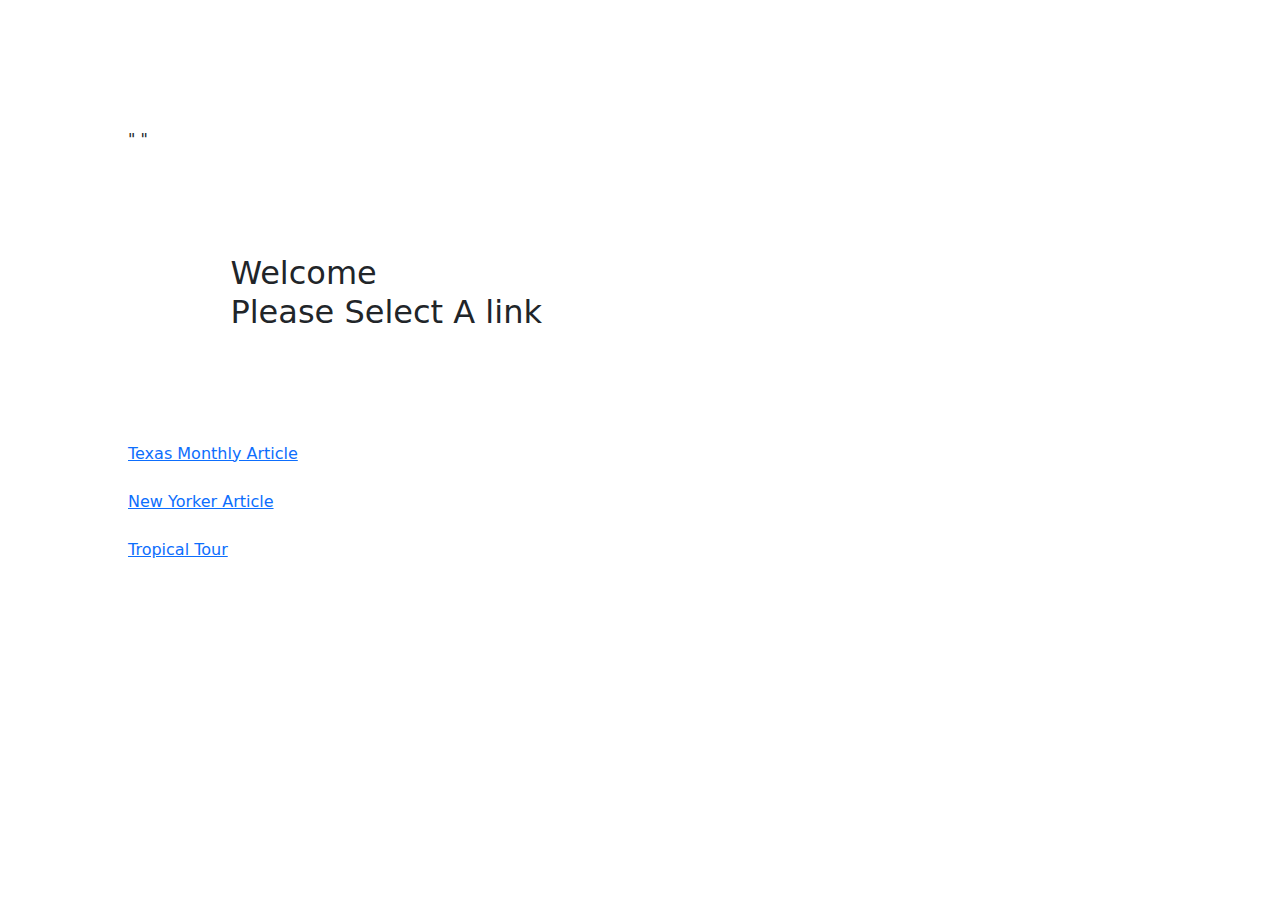
<file: index.html>
<!DOCTYPE html>
<html>
    <head>
        <title>My Landing Page</title>
        <link rel="stylesheet" href="TexasMonthly/stylesheet.css">
        <meta charset="utf-8">
        <meta name="viewpoint" content="width=device-width, initial-scale=1">
        <link rel="stylesheet" href="//cdn.jsdelivr.net/npm/bootstrap@5.3.0-alpha1/dist/css/bootstrap.min.css">"
        <script src="//cdn.jsdelivr.net/npm/bootstrap@5.3.0-alpha1/dist/js/bootstrap.bundle.min.js"></script>"
    </head>
    <body>
        <main>
            <h2>Welcome <br>Please Select A link</h2>
        </main>
        <a href="TexasMonthly/texas monthly.html">Texas Monthly Article</a>
        <br>
        <br>
        <a href="NewYorker/NewYorker.html">New Yorker Article</a>
        <br>
        <br>
        <a href="TropicalTour/index.html">Tropical Tour</a>
    </body>
</html>
</file>
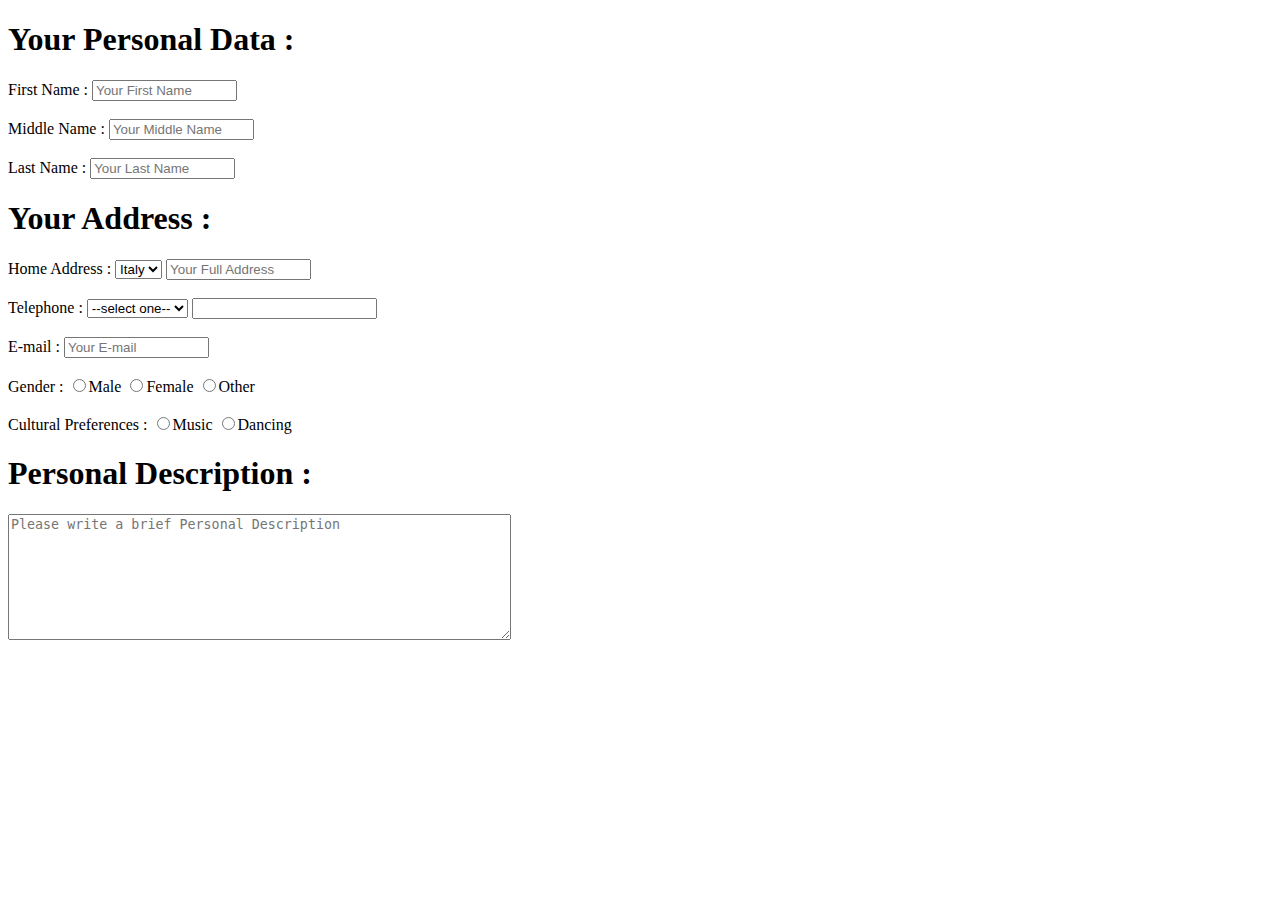
<file: Forms/forms.html>
<!DOCTYPE html>
<html>
    <form method="post" action="#">
        <p>
            <h1>Your Personal Data : </h1>
            <label>First Name : <input type="text" name="First Name" placeholder="Your First Name" size="15"></label>
            <br>
            <br>
            <label>Middle Name : <input type="text" name="Middle Name" placeholder="Your Middle Name" size="15"></label>
            <br>
            <br>
            <label>Last Name : <input type="text" name="Last Name" placeholder="Your Last Name" size="15"></label>

            <h1>Your Address : </h1>
            <label>Home Address : <select name="Countries">
                <option value="Italy">Italy</option>
                </select>
                </label>
            <input type="text" name="address" placeholder="Your Full Address" size="15">
            <br>
            <br>
            <label>Telephone : <select name="Prefix">
                <option value="">--select one--</option>
                <option value="+39">+39</option>
                <option value="+216">+216</option>
            </select></label>
            <label><input type="number" name="phone number" size="15"></label>
            <br>
            <br>
            <label>E-mail : <input type="email" name="email" placeholder="Your E-mail" size="15"></label>
            <br>
            <br>
            <label>Gender : <input type="radio" name="Gender" value="m">Male</label>                
            <input type="radio" name="Gender" value="f">Female</label>
            <input type="radio" name="Gender" value="o">Other</label>
            <br>
            <br>
            <label>Cultural Preferences : <input type="radio" name="Cultural Preferences" value="Mu">Music</label>
            <input type="radio" name="Cultural Preferences" value="DN">Dancing</label>
            <h1>Personal Description : </h1>
            <label><textarea cols="60" rows="8" placeholder="Please write a brief Personal Description"></textarea></label>
        </p>
    </form>
</html>
</file>
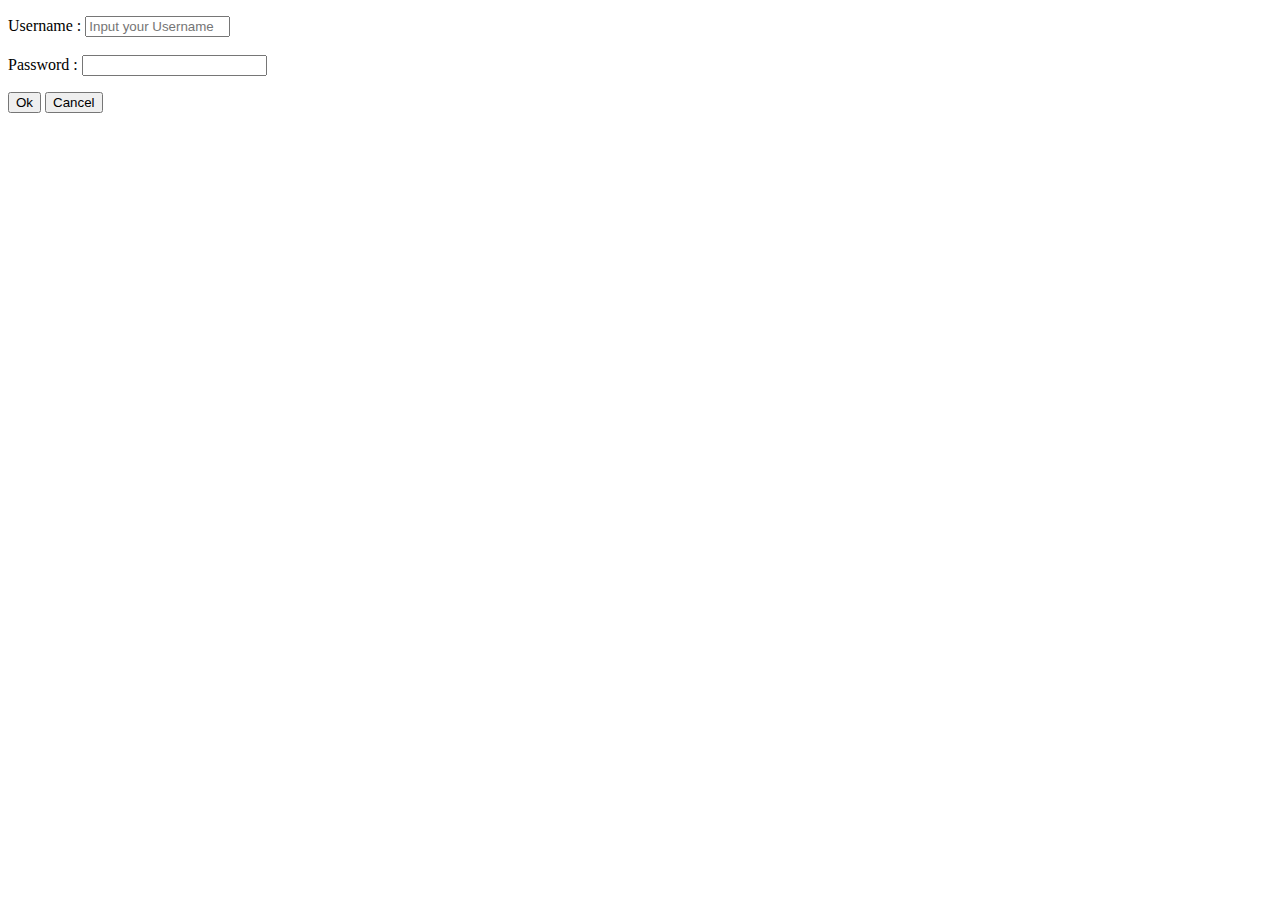
<file: Forms/forms1.html>
<!DOCTYPE html>
<html>
    <form method="post" action="#">
        <p>
            <label>Username : <input type="text" name="Username" placeholder="Input your Username" size="15"></label>
            <br>
            <br>
            <label>Password : <input type="text" name="Password"></label>
        </p>
        <p>
            <input type="submit" name="submit" value="Ok">
            <input type="reset" name="reset" value="Cancel">
        </p>
    </form>
</html>
</file>
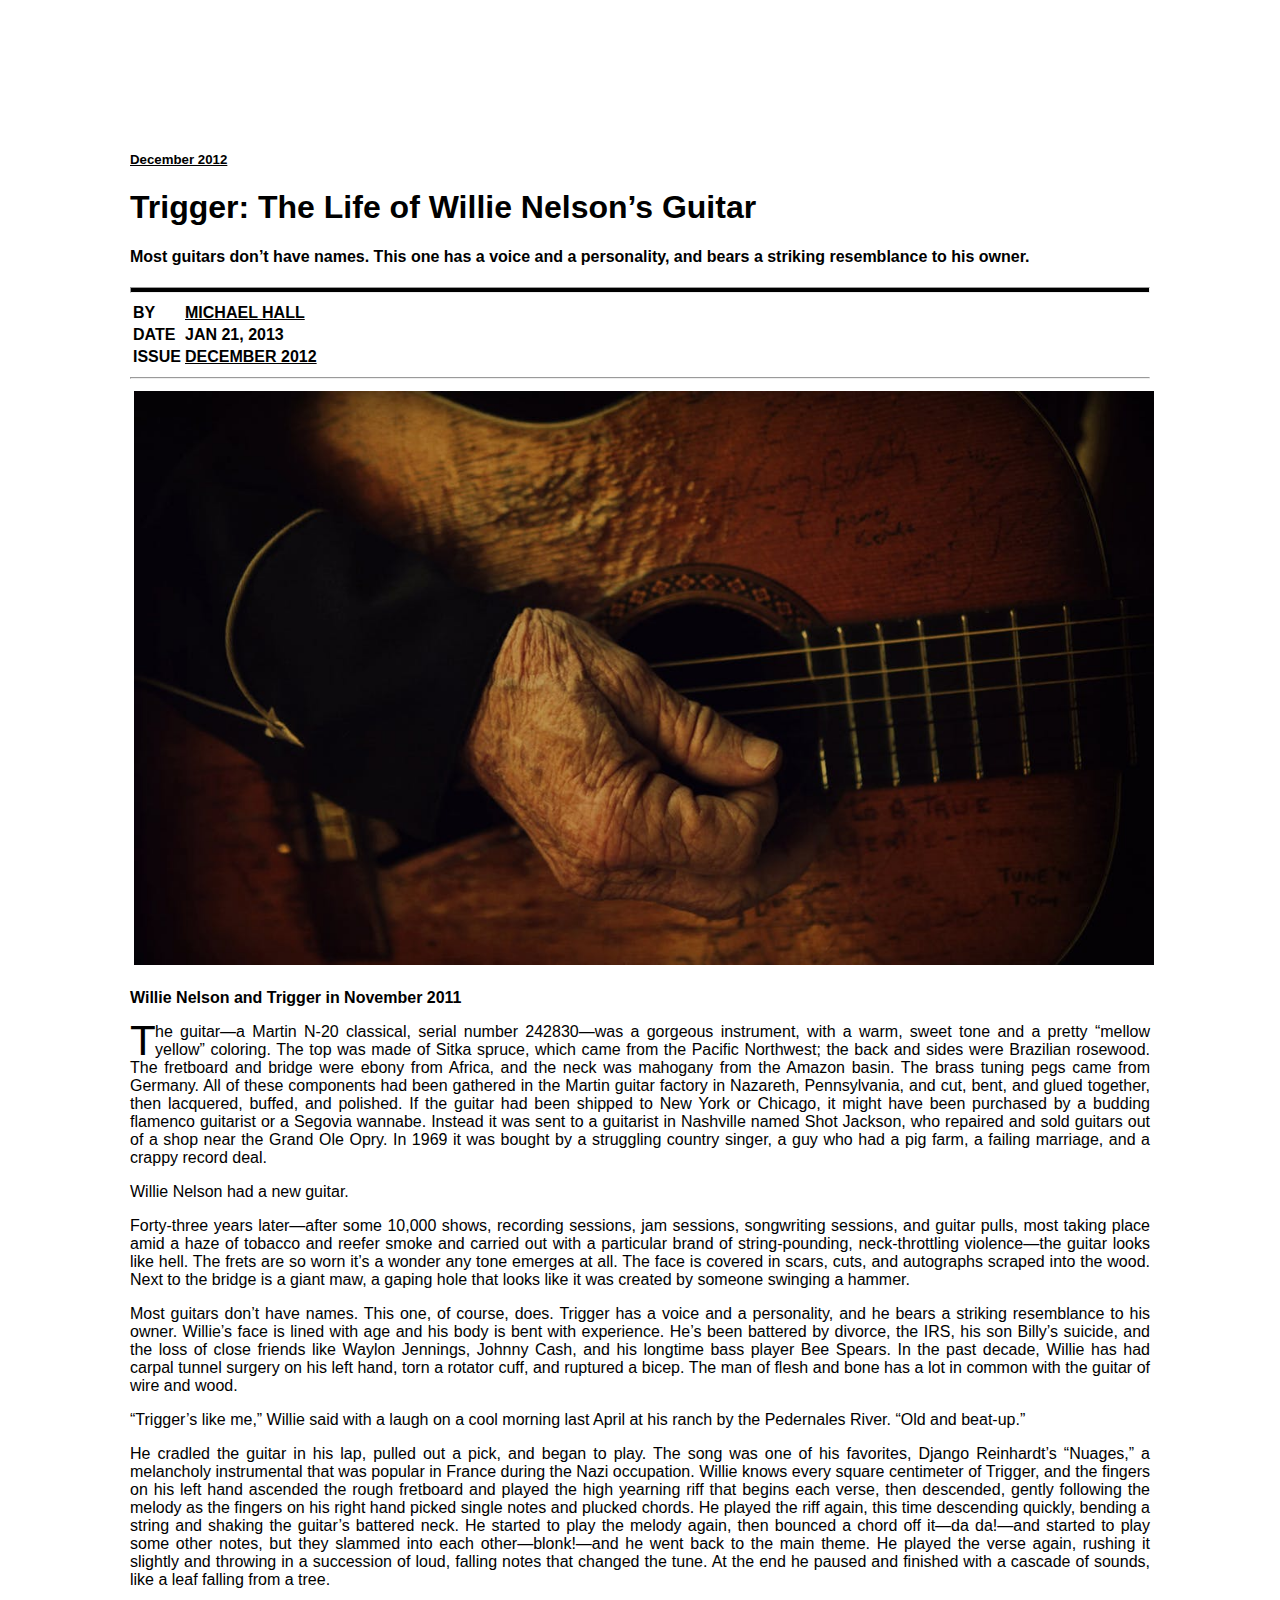
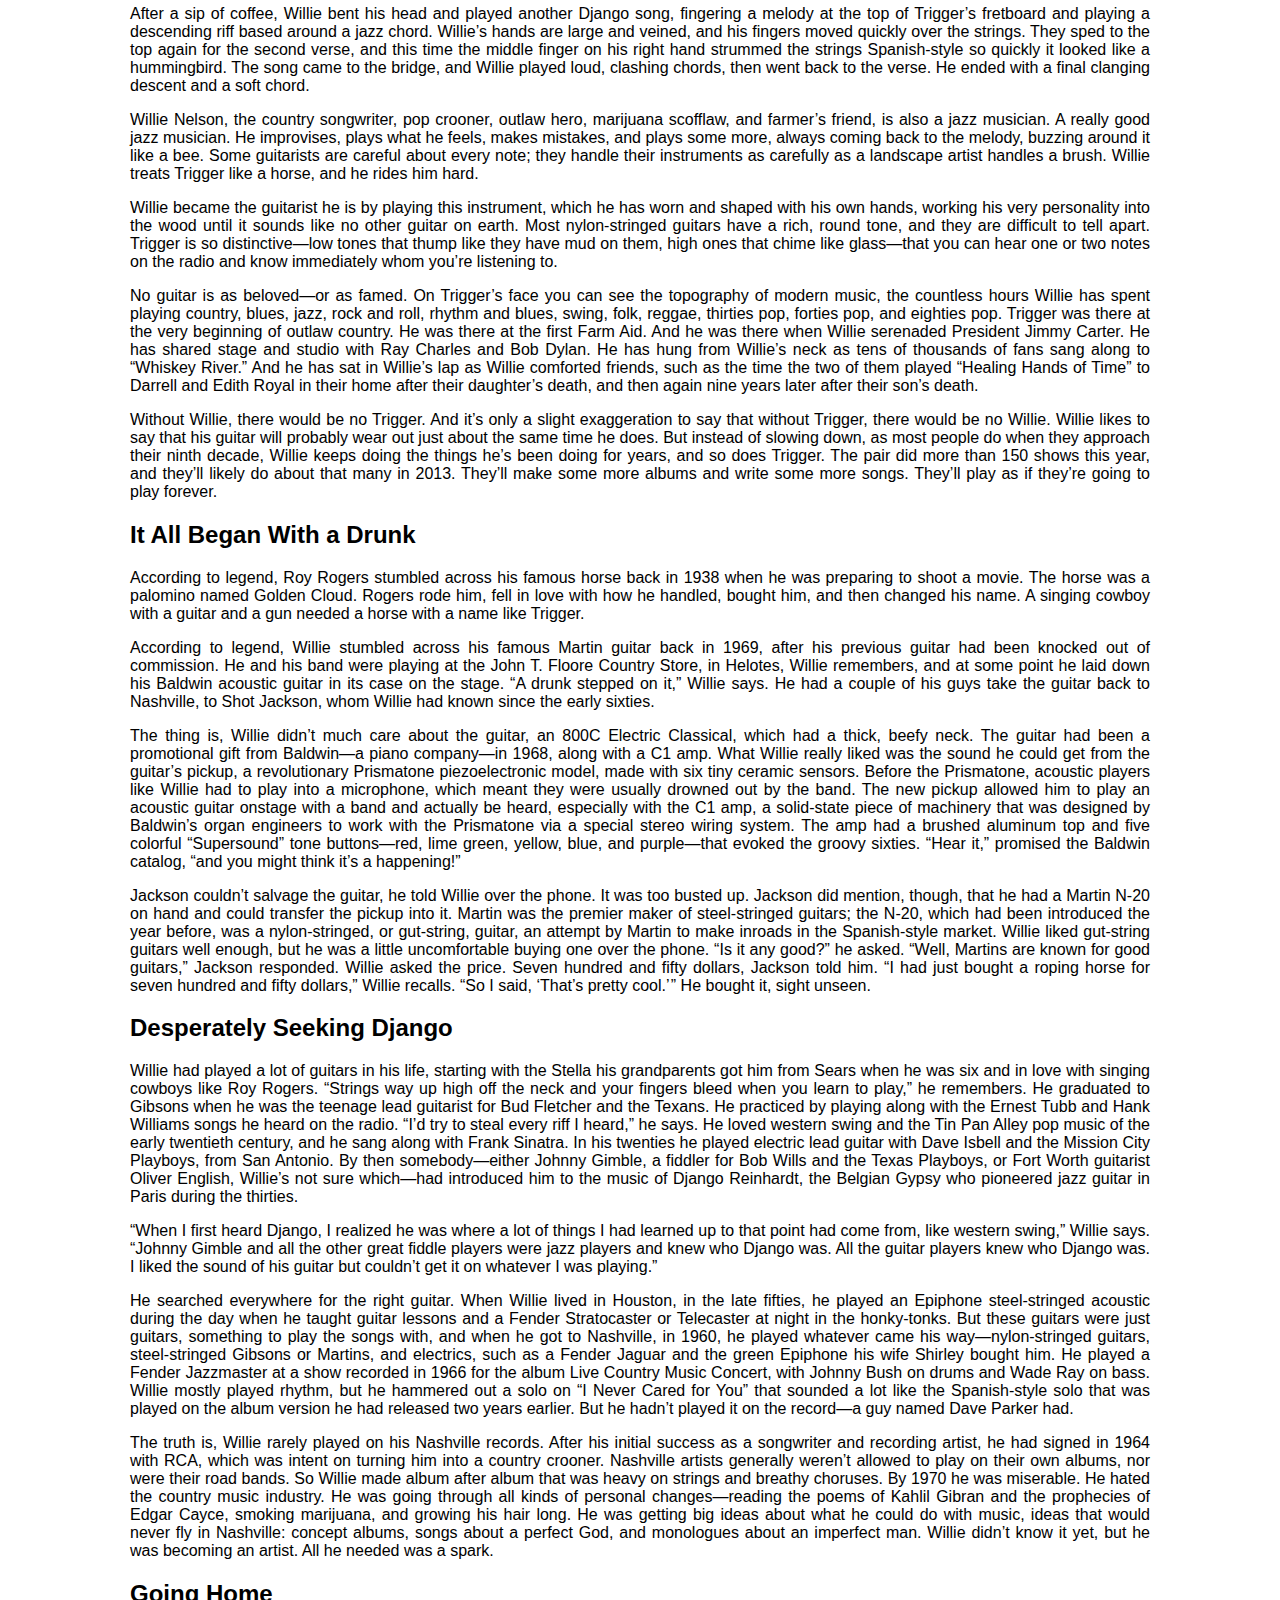
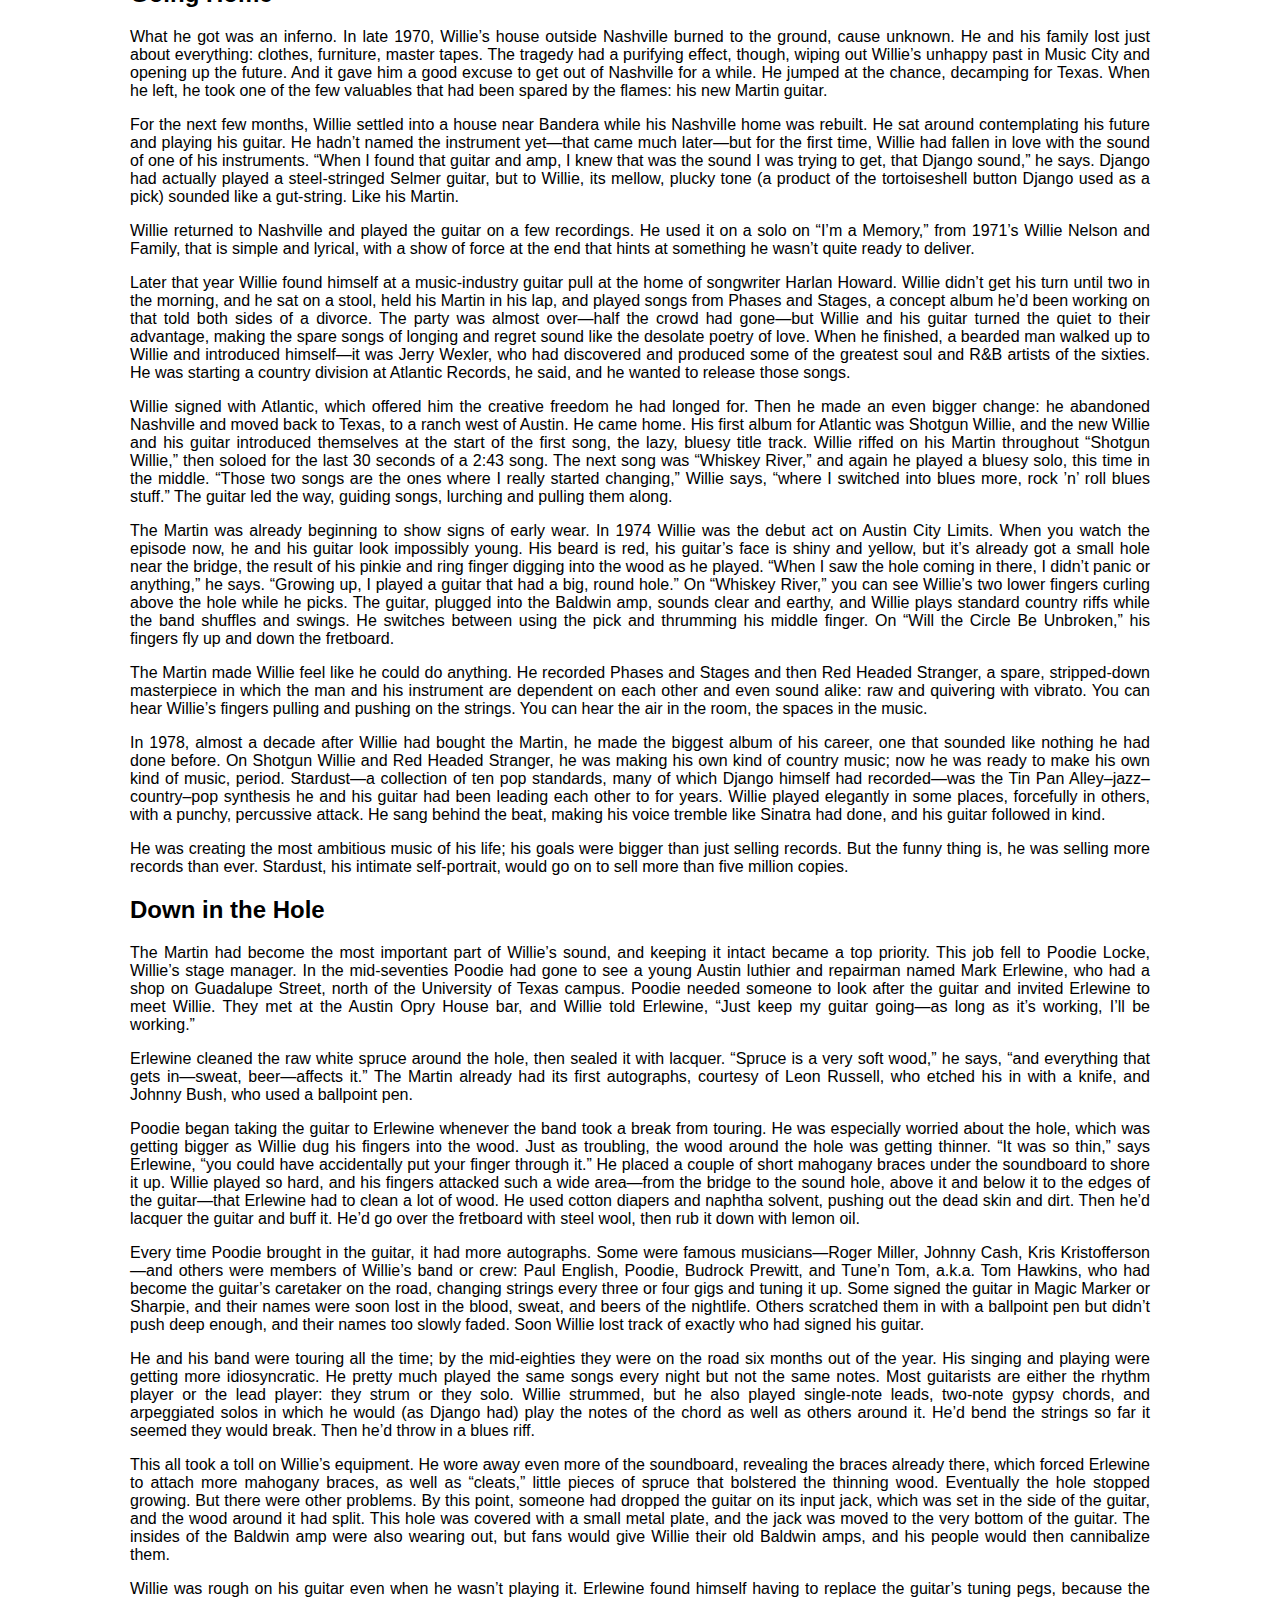
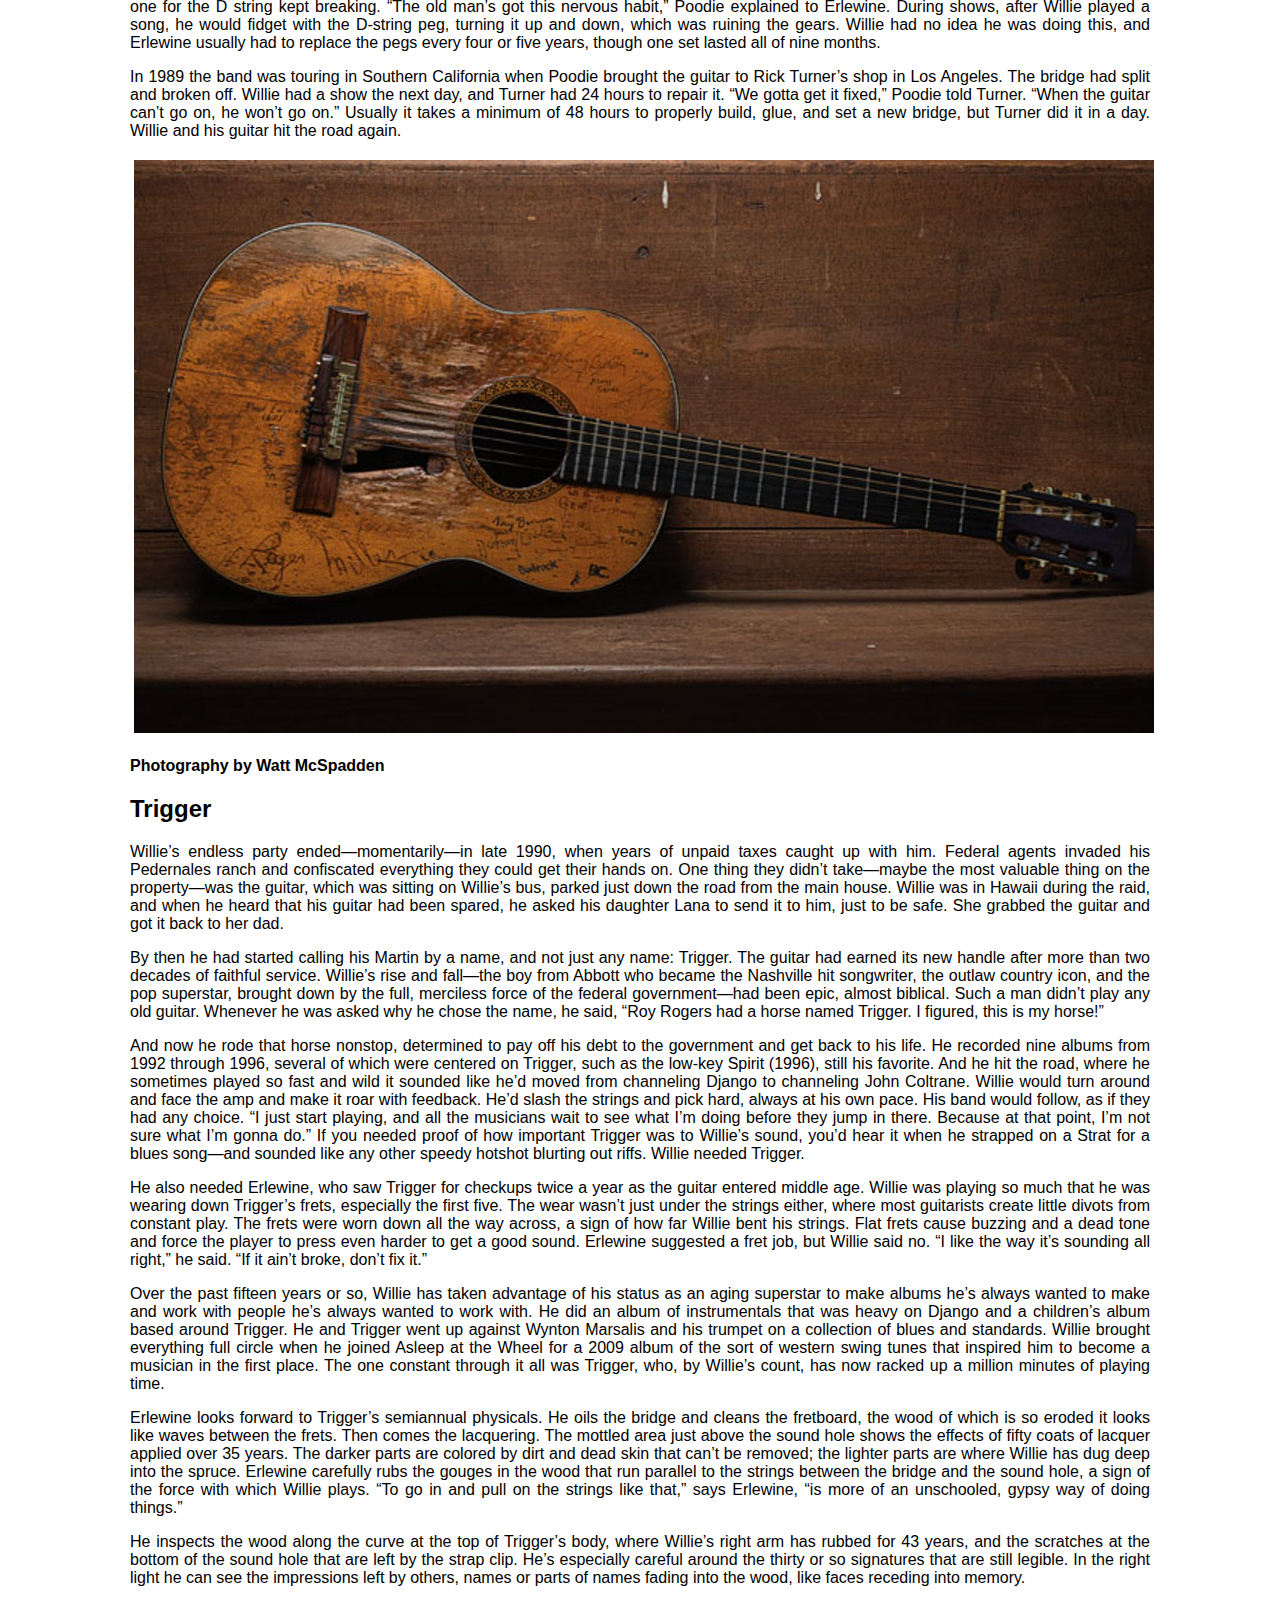
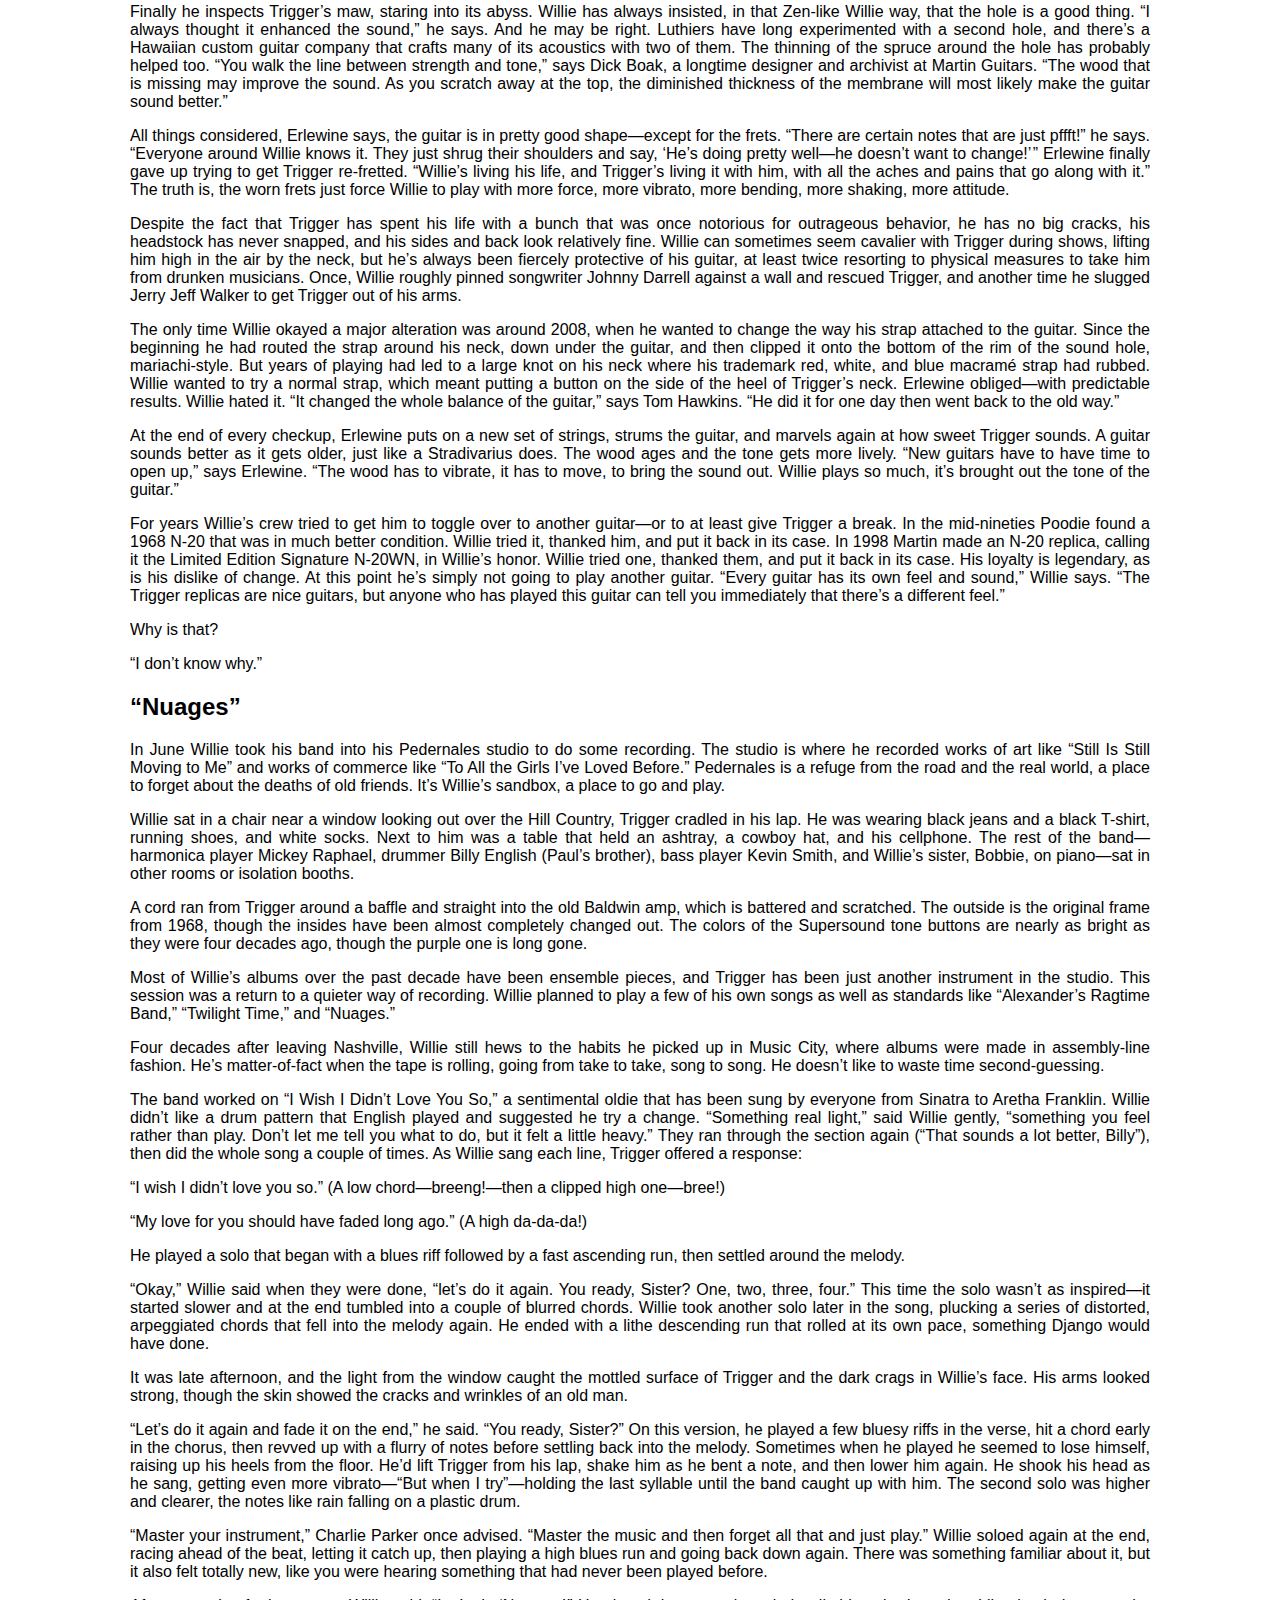
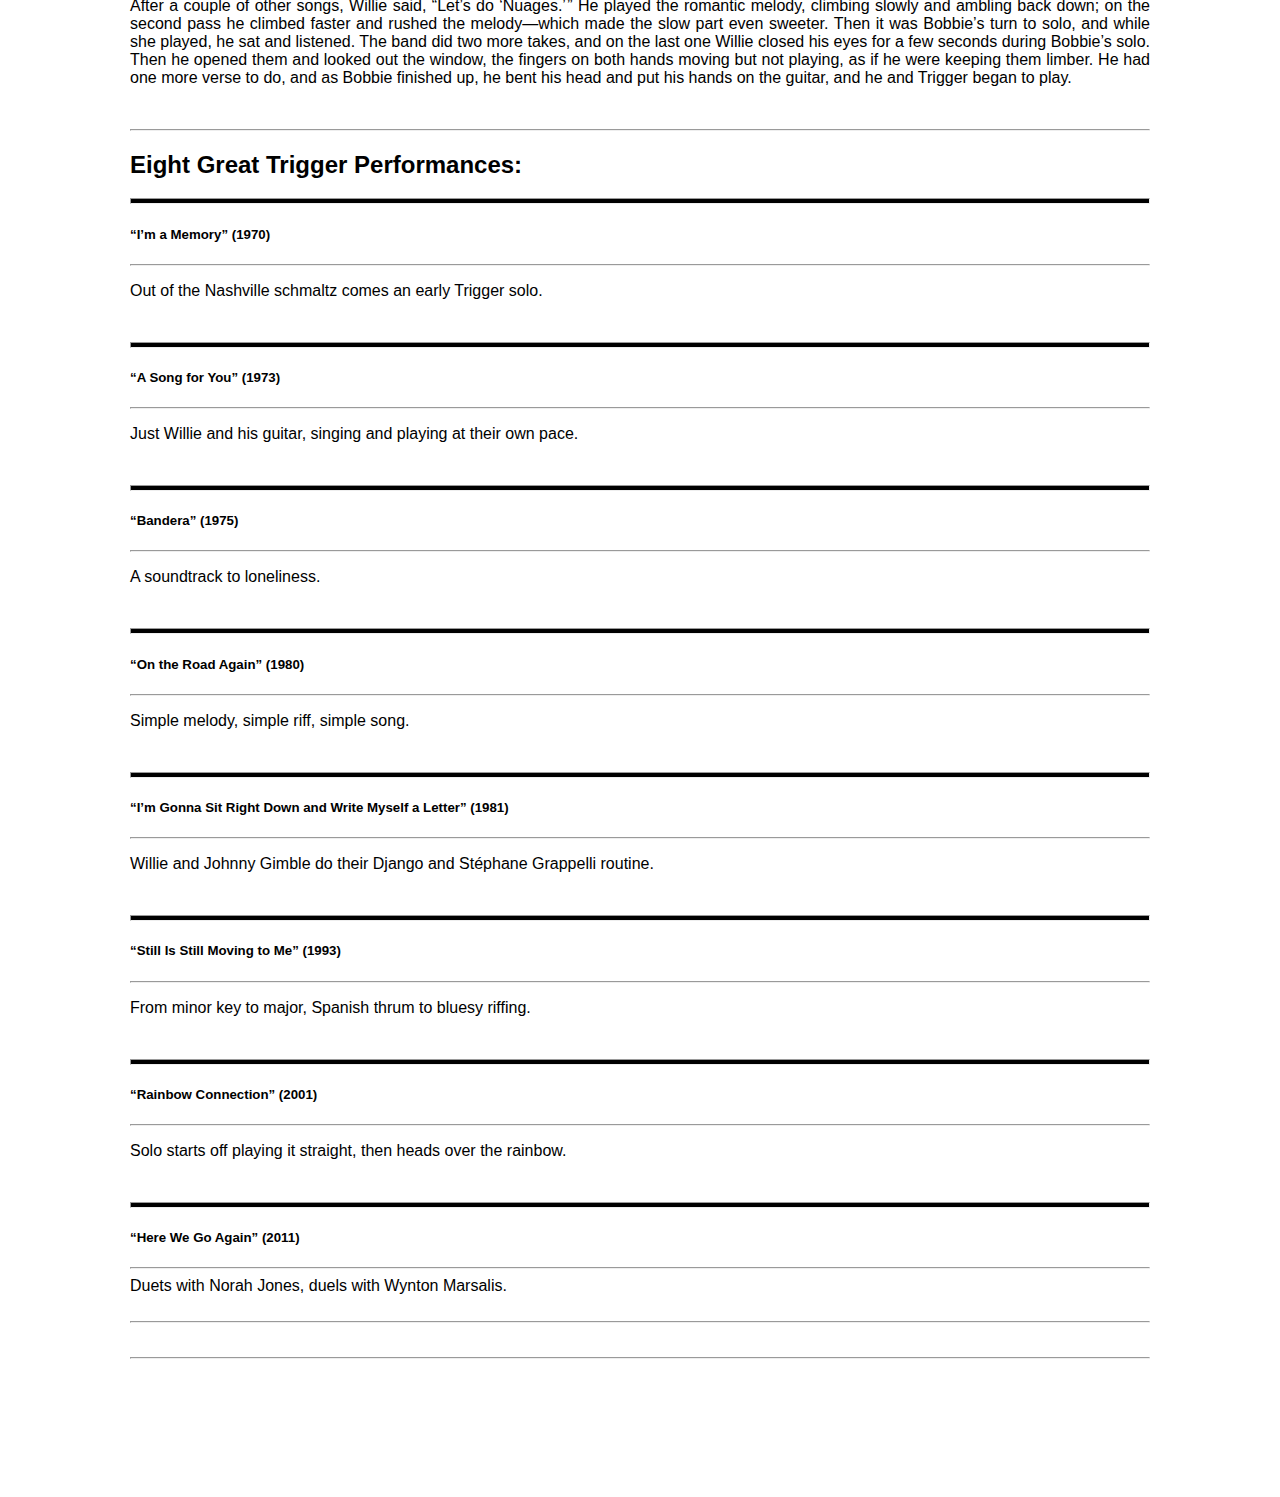
<file: TexasMonthly/texas monthly.html>
<!DOCTYPE html>
<html>
    <head>
        <title>TexasMonthly</title>
        <link rel="stylesheet" href ="stylesheet.css">
    </head>

    <body>
        <h5><u>December 2012</u></h5>
        <h1>Trigger: The Life of Willie Nelson’s Guitar</h1>
        <h4>Most guitars don’t have names. This one has a voice and a personality, and bears a striking resemblance to his owner.
        </h4>
        <hr style="height: 4px;background-color: black;">
        <table cellspasing="10">
        <tr>
            <td><b>BY</b></td>
            <td><b><u>MICHAEL HALL</u></b></td>
        </tr>
        <tr>
            <td><b>DATE</b></td>
            <td><b>JAN 21, 2013</b></td>
        </tr>
        <tr>
            <td><b>ISSUE</b></td>
            <td><b><u>DECEMBER 2012</u></b></td>
        </tr>
    </table>
    <hr>
    <img src="willie-and-trigger.jpg" heigh="100%" width="100%">
    <p><b>Willie Nelson and Trigger in November 2011</b></p>
    <div class="first_class">
    <p class="first_letter">The guitar—a Martin N-20 classical, serial number 242830—was a gorgeous instrument, with a warm, sweet tone and a pretty “mellow yellow” coloring. The top was made of Sitka spruce, which came from the Pacific Northwest; the back and sides were Brazilian rosewood. The fretboard and bridge were ebony from Africa, and the neck was mahogany from the Amazon basin. The brass tuning pegs came from Germany. All of these components had been gathered in the Martin guitar factory in Nazareth, Pennsylvania, and cut, bent, and glued together, then lacquered, buffed, and polished. If the guitar had been shipped to New York or Chicago, it might have been purchased by a budding flamenco guitarist or a Segovia wannabe. Instead it was sent to a guitarist in Nashville named Shot Jackson, who repaired and sold guitars out of a shop near the Grand Ole Opry. In 1969 it was bought by a struggling country singer, a guy who had a pig farm, a failing marriage, and a crappy record deal.</p>
    

    <p>Willie Nelson had a new guitar.</p>

    <p>Forty-three years later—after some 10,000 shows, recording sessions, jam sessions, songwriting sessions, and guitar pulls, most taking place amid a haze of tobacco and reefer smoke and carried out with a particular brand of string-pounding, neck-throttling violence—the guitar looks like hell. The frets are so worn it’s a wonder any tone emerges at all. The face is covered in scars, cuts, and autographs scraped into the wood. Next to the bridge is a giant maw, a gaping hole that looks like it was created by someone swinging a hammer.</p>

    <p>Most guitars don’t have names. This one, of course, does. Trigger has a voice and a personality, and he bears a striking resemblance to his owner. Willie’s face is lined with age and his body is bent with experience. He’s been battered by divorce, the IRS, his son Billy’s suicide, and the loss of close friends like Waylon Jennings, Johnny Cash, and his longtime bass player Bee Spears. In the past decade, Willie has had carpal tunnel surgery on his left hand, torn a rotator cuff, and ruptured a bicep. The man of flesh and bone has a lot in common with the guitar of wire and wood.</p>

    <p>“Trigger’s like me,” Willie said with a laugh on a cool morning last April at his ranch by the Pedernales River. “Old and beat-up.”</p>

    <p>
    He cradled the guitar in his lap, pulled out a pick, and began to play. The song was one of his favorites, Django Reinhardt’s “Nuages,” a melancholy instrumental that was popular in France during the Nazi occupation. Willie knows every square centimeter of Trigger, and the fingers on his left hand ascended the rough fretboard and played the high yearning riff that begins each verse, then descended, gently following the melody as the fingers on his right hand picked single notes and plucked chords. He played the riff again, this time descending quickly, bending a string and shaking the guitar’s battered neck. He started to play the melody again, then bounced a chord off it—da da!—and started to play some other notes, but they slammed into each other—blonk!—and he went back to the main theme. He played the verse again, rushing it slightly and throwing in a succession of loud, falling notes that changed the tune. At the end he paused and finished with a cascade of sounds, like a leaf falling from a tree.</p>

    <p>After a sip of coffee, Willie bent his head and played another Django song, fingering a melody at the top of Trigger’s fretboard and playing a descending riff based around a jazz chord. Willie’s hands are large and veined, and his fingers moved quickly over the strings. They sped to the top again for the second verse, and this time the middle finger on his right hand strummed the strings Spanish-style so quickly it looked like a hummingbird. The song came to the bridge, and Willie played loud, clashing chords, then went back to the verse. He ended with a final clanging descent and a soft chord.</p>

    <p>Willie Nelson, the country songwriter, pop crooner, outlaw hero, marijuana scofflaw, and farmer’s friend, is also a jazz musician. A really good jazz musician. He improvises, plays what he feels, makes mistakes, and plays some more, always coming back to the melody, buzzing around it like a bee. Some guitarists are careful about every note; they handle their instruments as carefully as a landscape artist handles a brush. Willie treats Trigger like a horse, and he rides him hard.</p>

    <p>Willie became the guitarist he is by playing this instrument, which he has worn and shaped with his own hands, working his very personality into the wood until it sounds like no other guitar on earth. Most nylon-stringed guitars have a rich, round tone, and they are difficult to tell apart. Trigger is so distinctive—low tones that thump like they have mud on them, high ones that chime like glass—that you can hear one or two notes on the radio and know immediately whom you’re listening to.</p>

    <p>No guitar is as beloved—or as famed. On Trigger’s face you can see the topography of modern music, the countless hours Willie has spent playing country, blues, jazz, rock and roll, rhythm and blues, swing, folk, reggae, thirties pop, forties pop, and eighties pop. Trigger was there at the very beginning of outlaw country. He was there at the first Farm Aid. And he was there when Willie serenaded President Jimmy Carter. He has shared stage and studio with Ray Charles and Bob Dylan. He has hung from Willie’s neck as tens of thousands of fans sang along to “Whiskey River.” And he has sat in Willie’s lap as Willie comforted friends, such as the time the two of them played “Healing Hands of Time” to Darrell and Edith Royal in their home after their daughter’s death, and then again nine years later after their son’s death.</p>

    <p>Without Willie, there would be no Trigger. And it’s only a slight exaggeration to say that without Trigger, there would be no Willie. Willie likes to say that his guitar will probably wear out just about the same time he does. But instead of slowing down, as most people do when they approach their ninth decade, Willie keeps doing the things he’s been doing for years, and so does Trigger. The pair did more than 150 shows this year, and they’ll likely do about that many in 2013. They’ll make some more albums and write some more songs. They’ll play as if they’re going to play forever.</p>

    <h2>It All Began With a Drunk</h2>
    <p>According to legend, Roy Rogers stumbled across his famous horse back in 1938 when he was preparing to shoot a movie. The horse was a palomino named Golden Cloud. Rogers rode him, fell in love with how he handled, bought him, and then changed his name. A singing cowboy with a guitar and a gun needed a horse with a name like Trigger.</p>

    <p>According to legend, Willie stumbled across his famous Martin guitar back in 1969, after his previous guitar had been knocked out of commission. He and his band were playing at the John T. Floore Country Store, in Helotes, Willie remembers, and at some point he laid down his Baldwin acoustic guitar in its case on the stage. “A drunk stepped on it,” Willie says. He had a couple of his guys take the guitar back to Nashville, to Shot Jackson, whom Willie had known since the early sixties.</p>

    <p>
    The thing is, Willie didn’t much care about the guitar, an 800C Electric Classical, which had a thick, beefy neck. The guitar had been a promotional gift from Baldwin—a piano company—in 1968, along with a C1 amp. What Willie really liked was the sound he could get from the guitar’s pickup, a revolutionary Prismatone piezoelectronic model, made with six tiny ceramic sensors. Before the Prismatone, acoustic players like Willie had to play into a microphone, which meant they were usually drowned out by the band. The new pickup allowed him to play an acoustic guitar onstage with a band and actually be heard, especially with the C1 amp, a solid-state piece of machinery that was designed by Baldwin’s organ engineers to work with the Prismatone via a special stereo wiring system. The amp had a brushed aluminum top and five colorful “Supersound” tone buttons—red, lime green, yellow, blue, and purple—that evoked the groovy sixties. “Hear it,” promised the Baldwin catalog, “and you might think it’s a happening!”</p>

    <p>Jackson couldn’t salvage the guitar, he told Willie over the phone. It was too busted up. Jackson did mention, though, that he had a Martin N-20 on hand and could transfer the pickup into it. Martin was the premier maker of steel-stringed guitars; the N-20, which had been introduced the year before, was a nylon-stringed, or gut-string, guitar, an attempt by Martin to make inroads in the Spanish-style market. Willie liked gut-string guitars well enough, but he was a little uncomfortable buying one over the phone. “Is it any good?” he asked. “Well, Martins are known for good guitars,” Jackson responded. Willie asked the price. Seven hundred and fifty dollars, Jackson told him. “I had just bought a roping horse for seven hundred and fifty dollars,” Willie recalls. “So I said, ‘That’s pretty cool.’ ” He bought it, sight unseen.</p>

    <h2>Desperately Seeking Django</h2>
    <p>Willie had played a lot of guitars in his life, starting with the Stella his grandparents got him from Sears when he was six and in love with singing cowboys like Roy Rogers. “Strings way up high off the neck and your fingers bleed when you learn to play,” he remembers. He graduated to Gibsons when he was the teenage lead guitarist for Bud Fletcher and the Texans. He practiced by playing along with the Ernest Tubb and Hank Williams songs he heard on the radio. “I’d try to steal every riff I heard,” he says. He loved western swing and the Tin Pan Alley pop music of the early twentieth century, and he sang along with Frank Sinatra. In his twenties he played electric lead guitar with Dave Isbell and the Mission City Playboys, from San Antonio. By then somebody—either Johnny Gimble, a fiddler for Bob Wills and the Texas Playboys, or Fort Worth guitarist Oliver English, Willie’s not sure which—had introduced him to the music of Django Reinhardt, the Belgian Gypsy who pioneered jazz guitar in Paris during the thirties.</p>

    <p>“When I first heard Django, I realized he was where a lot of things I had learned up to that point had come from, like western swing,” Willie says. “Johnny Gimble and all the other great fiddle players were jazz players and knew who Django was. All the guitar players knew who Django was. I liked the sound of his guitar but couldn’t get it on whatever I was playing.”</p>

    <p>He searched everywhere for the right guitar. When Willie lived in Houston, in the late fifties, he played an Epiphone steel-stringed acoustic during the day when he taught guitar lessons and a Fender Stratocaster or Telecaster at night in the honky-tonks. But these guitars were just guitars, something to play the songs with, and when he got to Nashville, in 1960, he played whatever came his way—nylon-stringed guitars, steel-stringed Gibsons or Martins, and electrics, such as a Fender Jaguar and the green Epiphone his wife Shirley bought him. He played a Fender Jazzmaster at a show recorded in 1966 for the album Live Country Music Concert, with Johnny Bush on drums and Wade Ray on bass. Willie mostly played rhythm, but he hammered out a solo on “I Never Cared for You” that sounded a lot like the Spanish-style solo that was played on the album version he had released two years earlier. But he hadn’t played it on the record—a guy named Dave Parker had.</p>

    <p>The truth is, Willie rarely played on his Nashville records. After his initial success as a songwriter and recording artist, he had signed in 1964 with RCA, which was intent on turning him into a country crooner. Nashville artists generally weren’t allowed to play on their own albums, nor were their road bands. So Willie made album after album that was heavy on strings and breathy choruses. By 1970 he was miserable. He hated the country music industry. He was going through all kinds of personal changes—reading the poems of Kahlil Gibran and the prophecies of Edgar Cayce, smoking marijuana, and growing his hair long. He was getting big ideas about what he could do with music, ideas that would never fly in Nashville: concept albums, songs about a perfect God, and monologues about an imperfect man. Willie didn’t know it yet, but he was becoming an artist. All he needed was a spark.</p>

    <h2>Going Home</h2>
    <p>What he got was an inferno. In late 1970, Willie’s house outside Nashville burned to the ground, cause unknown. He and his family lost just about everything: clothes, furniture, master tapes. The tragedy had a purifying effect, though, wiping out Willie’s unhappy past in Music City and opening up the future. And it gave him a good excuse to get out of Nashville for a while. He jumped at the chance, decamping for Texas. When he left, he took one of the few valuables that had been spared by the flames: his new Martin guitar.</p>

    <p>For the next few months, Willie settled into a house near Bandera while his Nashville home was rebuilt. He sat around contemplating his future and playing his guitar. He hadn’t named the instrument yet—that came much later—but for the first time, Willie had fallen in love with the sound of one of his instruments. “When I found that guitar and amp, I knew that was the sound I was trying to get, that Django sound,” he says. Django had actually played a steel-stringed Selmer guitar, but to Willie, its mellow, plucky tone (a product of the tortoiseshell button Django used as a pick) sounded like a gut-string. Like his Martin.</p>

    <p>Willie returned to Nashville and played the guitar on a few recordings. He used it on a solo on “I’m a Memory,” from 1971’s Willie Nelson and Family, that is simple and lyrical, with a show of force at the end that hints at something he wasn’t quite ready to deliver.</p>

    <p>Later that year Willie found himself at a music-industry guitar pull at the home of songwriter Harlan Howard. Willie didn’t get his turn until two in the morning, and he sat on a stool, held his Martin in his lap, and played songs from Phases and Stages, a concept album he’d been working on that told both sides of a divorce. The party was almost over—half the crowd had gone—but Willie and his guitar turned the quiet to their advantage, making the spare songs of longing and regret sound like the desolate poetry of love. When he finished, a bearded man walked up to Willie and introduced himself—it was Jerry Wexler, who had discovered and produced some of the greatest soul and R&B artists of the sixties. He was starting a country division at Atlantic Records, he said, and he wanted to release those songs.</p>

    <p>Willie signed with Atlantic, which offered him the creative freedom he had longed for. Then he made an even bigger change: he abandoned Nashville and moved back to Texas, to a ranch west of Austin. He came home. His first album for Atlantic was Shotgun Willie, and the new Willie and his guitar introduced themselves at the start of the first song, the lazy, bluesy title track. Willie riffed on his Martin throughout “Shotgun Willie,” then soloed for the last 30 seconds of a 2:43 song. The next song was “Whiskey River,” and again he played a bluesy solo, this time in the middle. “Those two songs are the ones where I really started changing,” Willie says, “where I switched into blues more, rock ’n’ roll blues stuff.” The guitar led the way, guiding songs, lurching and pulling them along.</p>

    <p>The Martin was already beginning to show signs of early wear. In 1974 Willie was the debut act on Austin City Limits. When you watch the episode now, he and his guitar look impossibly young. His beard is red, his guitar’s face is shiny and yellow, but it’s already got a small hole near the bridge, the result of his pinkie and ring finger digging into the wood as he played. “When I saw the hole coming in there, I didn’t panic or anything,” he says. “Growing up, I played a guitar that had a big, round hole.” On “Whiskey River,” you can see Willie’s two lower fingers curling above the hole while he picks. The guitar, plugged into the Baldwin amp, sounds clear and earthy, and Willie plays standard country riffs while the band shuffles and swings. He switches between using the pick and thrumming his middle finger. On “Will the Circle Be Unbroken,” his fingers fly up and down the fretboard.</p>

    <p>The Martin made Willie feel like he could do anything. He recorded Phases and Stages and then Red Headed Stranger, a spare, stripped-down masterpiece in which the man and his instrument are dependent on each other and even sound alike: raw and quivering with vibrato. You can hear Willie’s fingers pulling and pushing on the strings. You can hear the air in the room, the spaces in the music.</p>

    <p>In 1978, almost a decade after Willie had bought the Martin, he made the biggest album of his career, one that sounded like nothing he had done before. On Shotgun Willie and Red Headed Stranger, he was making his own kind of country music; now he was ready to make his own kind of music, period. Stardust—a collection of ten pop standards, many of which Django himself had recorded—was the Tin Pan Alley–jazz–country–pop synthesis he and his guitar had been leading each other to for years. Willie played elegantly in some places, forcefully in others, with a punchy, percussive attack. He sang behind the beat, making his voice tremble like Sinatra had done, and his guitar followed in kind.</p>

    <p>He was creating the most ambitious music of his life; his goals were bigger than just selling records. But the funny thing is, he was selling more records than ever. Stardust, his intimate self-portrait, would go on to sell more than five million copies.</p>

    <h2>Down in the Hole</h2>
    <p>The Martin had become the most important part of Willie’s sound, and keeping it intact became a top priority. This job fell to Poodie Locke, Willie’s stage manager. In the mid-seventies Poodie had gone to see a young Austin luthier and repairman named Mark Erlewine, who had a shop on Guadalupe Street, north of the University of Texas campus. Poodie needed someone to look after the guitar and invited Erlewine to meet Willie. They met at the Austin Opry House bar, and Willie told Erlewine, “Just keep my guitar going—as long as it’s working, I’ll be working.”</p>

    <p>Erlewine cleaned the raw white spruce around the hole, then sealed it with lacquer. “Spruce is a very soft wood,” he says, “and everything that gets in—sweat, beer—affects it.” The Martin already had its first autographs, courtesy of Leon Russell, who etched his in with a knife, and Johnny Bush, who used a ballpoint pen.</p>

    <p>Poodie began taking the guitar to Erlewine whenever the band took a break from touring. He was especially worried about the hole, which was getting bigger as Willie dug his fingers into the wood. Just as troubling, the wood around the hole was getting thinner. “It was so thin,” says Erlewine, “you could have accidentally put your finger through it.” He placed a couple of short mahogany braces under the soundboard to shore it up. Willie played so hard, and his fingers attacked such a wide area—from the bridge to the sound hole, above it and below it to the edges of the guitar—that Erlewine had to clean a lot of wood. He used cotton diapers and naphtha solvent, pushing out the dead skin and dirt. Then he’d lacquer the guitar and buff it. He’d go over the fretboard with steel wool, then rub it down with lemon oil.</p>

    <p>Every time Poodie brought in the guitar, it had more autographs. Some were famous musicians—Roger Miller, Johnny Cash, Kris Kristofferson—and others were members of Willie’s band or crew: Paul English, Poodie, Budrock Prewitt, and Tune’n Tom, a.k.a. Tom Hawkins, who had become the guitar’s caretaker on the road, changing strings every three or four gigs and tuning it up. Some signed the guitar in Magic Marker or Sharpie, and their names were soon lost in the blood, sweat, and beers of the nightlife. Others scratched them in with a ballpoint pen but didn’t push deep enough, and their names too slowly faded. Soon Willie lost track of exactly who had signed his guitar.</p>

    <p>He and his band were touring all the time; by the mid-eighties they were on the road six months out of the year. His singing and playing were getting more idiosyncratic. He pretty much played the same songs every night but not the same notes. Most guitarists are either the rhythm player or the lead player: they strum or they solo. Willie strummed, but he also played single-note leads, two-note gypsy chords, and arpeggiated solos in which he would (as Django had) play the notes of the chord as well as others around it. He’d bend the strings so far it seemed they would break. Then he’d throw in a blues riff.</p>

    <p>This all took a toll on Willie’s equipment. He wore away even more of the soundboard, revealing the braces already there, which forced Erlewine to attach more mahogany braces, as well as “cleats,” little pieces of spruce that bolstered the thinning wood. Eventually the hole stopped growing. But there were other problems. By this point, someone had dropped the guitar on its input jack, which was set in the side of the guitar, and the wood around it had split. This hole was covered with a small metal plate, and the jack was moved to the very bottom of the guitar. The insides of the Baldwin amp were also wearing out, but fans would give Willie their old Baldwin amps, and his people would then cannibalize them.</p>

    <p>Willie was rough on his guitar even when he wasn’t playing it. Erlewine found himself having to replace the guitar’s tuning pegs, because the one for the D string kept breaking. “The old man’s got this nervous habit,” Poodie explained to Erlewine. During shows, after Willie played a song, he would fidget with the D-string peg, turning it up and down, which was ruining the gears. Willie had no idea he was doing this, and Erlewine usually had to replace the pegs every four or five years, though one set lasted all of nine months.</p>

    <p>In 1989 the band was touring in Southern California when Poodie brought the guitar to Rick Turner’s shop in Los Angeles. The bridge had split and broken off. Willie had a show the next day, and Turner had 24 hours to repair it. “We gotta get it fixed,” Poodie told Turner. “When the guitar can’t go on, he won’t go on.” Usually it takes a minimum of 48 hours to properly build, glue, and set a new bridge, but Turner did it in a day. Willie and his guitar hit the road again.</p>
    <img src="Willie_Trigger-Promo.jpg" width="100%" height="100%">
    <p><b>Photography by Watt McSpadden</b></p>

    <h2>Trigger</h2>
    <p>Willie’s endless party ended—momentarily—in late 1990, when years of unpaid taxes caught up with him. Federal agents invaded his Pedernales ranch and confiscated everything they could get their hands on. One thing they didn’t take—maybe the most valuable thing on the property—was the guitar, which was sitting on Willie’s bus, parked just down the road from the main house. Willie was in Hawaii during the raid, and when he heard that his guitar had been spared, he asked his daughter Lana to send it to him, just to be safe. She grabbed the guitar and got it back to her dad.</p>

    <p>By then he had started calling his Martin by a name, and not just any name: Trigger. The guitar had earned its new handle after more than two decades of faithful service. Willie’s rise and fall—the boy from Abbott who became the Nashville hit songwriter, the outlaw country icon, and the pop superstar, brought down by the full, merciless force of the federal government—had been epic, almost biblical. Such a man didn’t play any old guitar. Whenever he was asked why he chose the name, he said, “Roy Rogers had a horse named Trigger. I figured, this is my horse!”</p>

    <p>And now he rode that horse nonstop, determined to pay off his debt to the government and get back to his life. He recorded nine albums from 1992 through 1996, several of which were centered on Trigger, such as the low-key Spirit (1996), still his favorite. And he hit the road, where he sometimes played so fast and wild it sounded like he’d moved from channeling Django to channeling John Coltrane. Willie would turn around and face the amp and make it roar with feedback. He’d slash the strings and pick hard, always at his own pace. His band would follow, as if they had any choice. “I just start playing, and all the musicians wait to see what I’m doing before they jump in there. Because at that point, I’m not sure what I’m gonna do.” If you needed proof of how important Trigger was to Willie’s sound, you’d hear it when he strapped on a Strat for a blues song—and sounded like any other speedy hotshot blurting out riffs. Willie needed Trigger.</p>

    <p>He also needed Erlewine, who saw Trigger for checkups twice a year as the guitar entered middle age. Willie was playing so much that he was wearing down Trigger’s frets, especially the first five. The wear wasn’t just under the strings either, where most guitarists create little divots from constant play. The frets were worn down all the way across, a sign of how far Willie bent his strings. Flat frets cause buzzing and a dead tone and force the player to press even harder to get a good sound. Erlewine suggested a fret job, but Willie said no. “I like the way it’s sounding all right,” he said. “If it ain’t broke, don’t fix it.”</p>

    <p>Over the past fifteen years or so, Willie has taken advantage of his status as an aging superstar to make albums he’s always wanted to make and work with people he’s always wanted to work with. He did an album of instrumentals that was heavy on Django and a children’s album based around Trigger. He and Trigger went up against Wynton Marsalis and his trumpet on a collection of blues and standards. Willie brought everything full circle when he joined Asleep at the Wheel for a 2009 album of the sort of western swing tunes that inspired him to become a musician in the first place. The one constant through it all was Trigger, who, by Willie’s count, has now racked up a million minutes of playing time.</p>

    <p>Erlewine looks forward to Trigger’s semiannual physicals. He oils the bridge and cleans the fretboard, the wood of which is so eroded it looks like waves between the frets. Then comes the lacquering. The mottled area just above the sound hole shows the effects of fifty coats of lacquer applied over 35 years. The darker parts are colored by dirt and dead skin that can’t be removed; the lighter parts are where Willie has dug deep into the spruce. Erlewine carefully rubs the gouges in the wood that run parallel to the strings between the bridge and the sound hole, a sign of the force with which Willie plays. “To go in and pull on the strings like that,” says Erlewine, “is more of an unschooled, gypsy way of doing things.”</p>

    <p>He inspects the wood along the curve at the top of Trigger’s body, where Willie’s right arm has rubbed for 43 years, and the scratches at the bottom of the sound hole that are left by the strap clip. He’s especially careful around the thirty or so signatures that are still legible. In the right light he can see the impressions left by others, names or parts of names fading into the wood, like faces receding into memory.</p>

    <p>Finally he inspects Trigger’s maw, staring into its abyss. Willie has always insisted, in that Zen-like Willie way, that the hole is a good thing. “I always thought it enhanced the sound,” he says. And he may be right. Luthiers have long experimented with a second hole, and there’s a Hawaiian custom guitar company that crafts many of its acoustics with two of them. The thinning of the spruce around the hole has probably helped too. “You walk the line between strength and tone,” says Dick Boak, a longtime designer and archivist at Martin Guitars. “The wood that is missing may improve the sound. As you scratch away at the top, the diminished thickness of the membrane will most likely make the guitar sound better.”</p>

    <p>All things considered, Erlewine says, the guitar is in pretty good shape—except for the frets. “There are certain notes that are just pffft!” he says. “Everyone around Willie knows it. They just shrug their shoulders and say, ‘He’s doing pretty well—he doesn’t want to change!’ ” Erlewine finally gave up trying to get Trigger re-fretted. “Willie’s living his life, and Trigger’s living it with him, with all the aches and pains that go along with it.” The truth is, the worn frets just force Willie to play with more force, more vibrato, more bending, more shaking, more attitude.</p>

    <p>Despite the fact that Trigger has spent his life with a bunch that was once notorious for outrageous behavior, he has no big cracks, his headstock has never snapped, and his sides and back look relatively fine. Willie can sometimes seem cavalier with Trigger during shows, lifting him high in the air by the neck, but he’s always been fiercely protective of his guitar, at least twice resorting to physical measures to take him from drunken musicians. Once, Willie roughly pinned songwriter Johnny Darrell against a wall and rescued Trigger, and another time he slugged Jerry Jeff Walker to get Trigger out of his arms.</p>

    <p>The only time Willie okayed a major alteration was around 2008, when he wanted to change the way his strap attached to the guitar. Since the beginning he had routed the strap around his neck, down under the guitar, and then clipped it onto the bottom of the rim of the sound hole, mariachi-style. But years of playing had led to a large knot on his neck where his trademark red, white, and blue macramé strap had rubbed. Willie wanted to try a normal strap, which meant putting a button on the side of the heel of Trigger’s neck. Erlewine obliged—with predictable results. Willie hated it. “It changed the whole balance of the guitar,” says Tom Hawkins. “He did it for one day then went back to the old way.”</p>

    <p>At the end of every checkup, Erlewine puts on a new set of strings, strums the guitar, and marvels again at how sweet Trigger sounds. A guitar sounds better as it gets older, just like a Stradivarius does. The wood ages and the tone gets more lively. “New guitars have to have time to open up,” says Erlewine. “The wood has to vibrate, it has to move, to bring the sound out. Willie plays so much, it’s brought out the tone of the guitar.”</p>

    <p>For years Willie’s crew tried to get him to toggle over to another guitar—or to at least give Trigger a break. In the mid-nineties Poodie found a 1968 N-20 that was in much better condition. Willie tried it, thanked him, and put it back in its case. In 1998 Martin made an N-20 replica, calling it the Limited Edition Signature N-20WN, in Willie’s honor. Willie tried one, thanked them, and put it back in its case. His loyalty is legendary, as is his dislike of change. At this point he’s simply not going to play another guitar. “Every guitar has its own feel and sound,” Willie says. “The Trigger replicas are nice guitars, but anyone who has played this guitar can tell you immediately that there’s a different feel.”</p>

    <p>Why is that?</p>

    <p>“I don’t know why.”</p>

    <h2>“Nuages”</h2>
    <p>In June Willie took his band into his Pedernales studio to do some recording. The studio is where he recorded works of art like “Still Is Still Moving to Me” and works of commerce like “To All the Girls I’ve Loved Before.” Pedernales is a refuge from the road and the real world, a place to forget about the deaths of old friends. It’s Willie’s sandbox, a place to go and play.</p>

    <p>Willie sat in a chair near a window looking out over the Hill Country, Trigger cradled in his lap. He was wearing black jeans and a black T-shirt, running shoes, and white socks. Next to him was a table that held an ashtray, a cowboy hat, and his cellphone. The rest of the band—harmonica player Mickey Raphael, drummer Billy English (Paul’s brother), bass player Kevin Smith, and Willie’s sister, Bobbie, on piano—sat in other rooms or isolation booths.</p>

    <p>A cord ran from Trigger around a baffle and straight into the old Baldwin amp, which is battered and scratched. The outside is the original frame from 1968, though the insides have been almost completely changed out. The colors of the Supersound tone buttons are nearly as bright as they were four decades ago, though the purple one is long gone.</p>

    <p>Most of Willie’s albums over the past decade have been ensemble pieces, and Trigger has been just another instrument in the studio. This session was a return to a quieter way of recording. Willie planned to play a few of his own songs as well as standards like “Alexander’s Ragtime Band,” “Twilight Time,” and “Nuages.”</p>

    <p>Four decades after leaving Nashville, Willie still hews to the habits he picked up in Music City, where albums were made in assembly-line fashion. He’s matter-of-fact when the tape is rolling, going from take to take, song to song. He doesn’t like to waste time second-guessing.</p>

    <p>The band worked on “I Wish I Didn’t Love You So,” a sentimental oldie that has been sung by everyone from Sinatra to Aretha Franklin. Willie didn’t like a drum pattern that English played and suggested he try a change. “Something real light,” said Willie gently, “something you feel rather than play. Don’t let me tell you what to do, but it felt a little heavy.” They ran through the section again (“That sounds a lot better, Billy”), then did the whole song a couple of times. As Willie sang each line, Trigger offered a response:</p>

    <p>“I wish I didn’t love you so.” (A low chord—breeng!—then a clipped high one—bree!)</p>

    <p>“My love for you should have faded long ago.” (A high da-da-da!)</p>

    <p>He played a solo that began with a blues riff followed by a fast ascending run, then settled around the melody.</p>

    <p>“Okay,” Willie said when they were done, “let’s do it again. You ready, Sister? One, two, three, four.” This time the solo wasn’t as inspired—it started slower and at the end tumbled into a couple of blurred chords. Willie took another solo later in the song, plucking a series of distorted, arpeggiated chords that fell into the melody again. He ended with a lithe descending run that rolled at its own pace, something Django would have done.</p>

    <p>It was late afternoon, and the light from the window caught the mottled surface of Trigger and the dark crags in Willie’s face. His arms looked strong, though the skin showed the cracks and wrinkles of an old man.</p>

    <p>“Let’s do it again and fade it on the end,” he said. “You ready, Sister?” On this version, he played a few bluesy riffs in the verse, hit a chord early in the chorus, then revved up with a flurry of notes before settling back into the melody. Sometimes when he played he seemed to lose himself, raising up his heels from the floor. He’d lift Trigger from his lap, shake him as he bent a note, and then lower him again. He shook his head as he sang, getting even more vibrato—“But when I try”—holding the last syllable until the band caught up with him. The second solo was higher and clearer, the notes like rain falling on a plastic drum.</p>

    <p>“Master your instrument,” Charlie Parker once advised. “Master the music and then forget all that and just play.” Willie soloed again at the end, racing ahead of the beat, letting it catch up, then playing a high blues run and going back down again. There was something familiar about it, but it also felt totally new, like you were hearing something that had never been played before.</p>

    <p>After a couple of other songs, Willie said, “Let’s do ‘Nuages.’ ” He played the romantic melody, climbing slowly and ambling back down; on the second pass he climbed faster and rushed the melody—which made the slow part even sweeter. Then it was Bobbie’s turn to solo, and while she played, he sat and listened. The band did two more takes, and on the last one Willie closed his eyes for a few seconds during Bobbie’s solo. Then he opened them and looked out the window, the fingers on both hands moving but not playing, as if he were keeping them limber. He had one more verse to do, and as Bobbie finished up, he bent his head and put his hands on the guitar, and he and Trigger began to play.</p>
    <br>
    <hr>
    </div>

    <h2>Eight Great Trigger Performances:</h2>
    <hr class="horizontal_line">
    <h5>“I’m a Memory” (1970)</h5>
    <hr>
    <p>Out of the Nashville schmaltz comes an early Trigger solo.</p>
    <br><hr class="horizontal_line">
    <h5>“A Song for You” (1973)</h5>
    <hr>
    <p>Just Willie and his guitar, singing and playing at their own pace.</p>
    <br><hr class="horizontal_line">
    <h5>“Bandera” (1975)</h5>
    <hr>
    <p>A soundtrack to loneliness.</p>
    <br><hr class="horizontal_line">
    <h5>“On the Road Again” (1980)</h5>
    <hr>
    <p>Simple melody, simple riff, simple song.</p>
    <br><hr class="horizontal_line">
    <h5>“I’m Gonna Sit Right Down and Write Myself a Letter” (1981)</h5>
    <hr>
    <p>Willie and Johnny Gimble do their Django and Stéphane Grappelli routine.</p>
    <br><hr class="horizontal_line">
    <h5>“Still Is Still Moving to Me” (1993)</h5>
    <hr>
    <p>From minor key to major, Spanish thrum to bluesy riffing.</p>
    <br><hr class="horizontal_line">
    <h5>“Rainbow Connection” (2001)</h5>
    <hr>
    <p>Solo starts off playing it straight, then heads over the rainbow.</p>
    <br><hr class="horizontal_line">
    <h5>“Here We Go Again” (2011)</h5>
    <hr>
    Duets with Norah Jones, duels with Wynton Marsalis.
    <br>
    <br>
    <hr>
    <br>
    <hr>
    </body>

</html>
</file>
<file: TexasMonthly/stylesheet.css>
main{padding: 10%}
body{font-family: Verdana, Geneva, Tahoma, sans-serif;}
img{width: 100%; padding: 4px}
.first_class{text-align: justify;
            font-family: 'Courier New', Courier, monospace ;font-family: Verdana, Geneva, Tahoma, sans-serif;}
.first_letter::first-letter {initial-letter: 2;}
.text {font-size: 18px; text-align: justify}
body {margin:2px;padding: 10%;}
.horizontal_line{height: 4px;background-color: black;}
</file>
